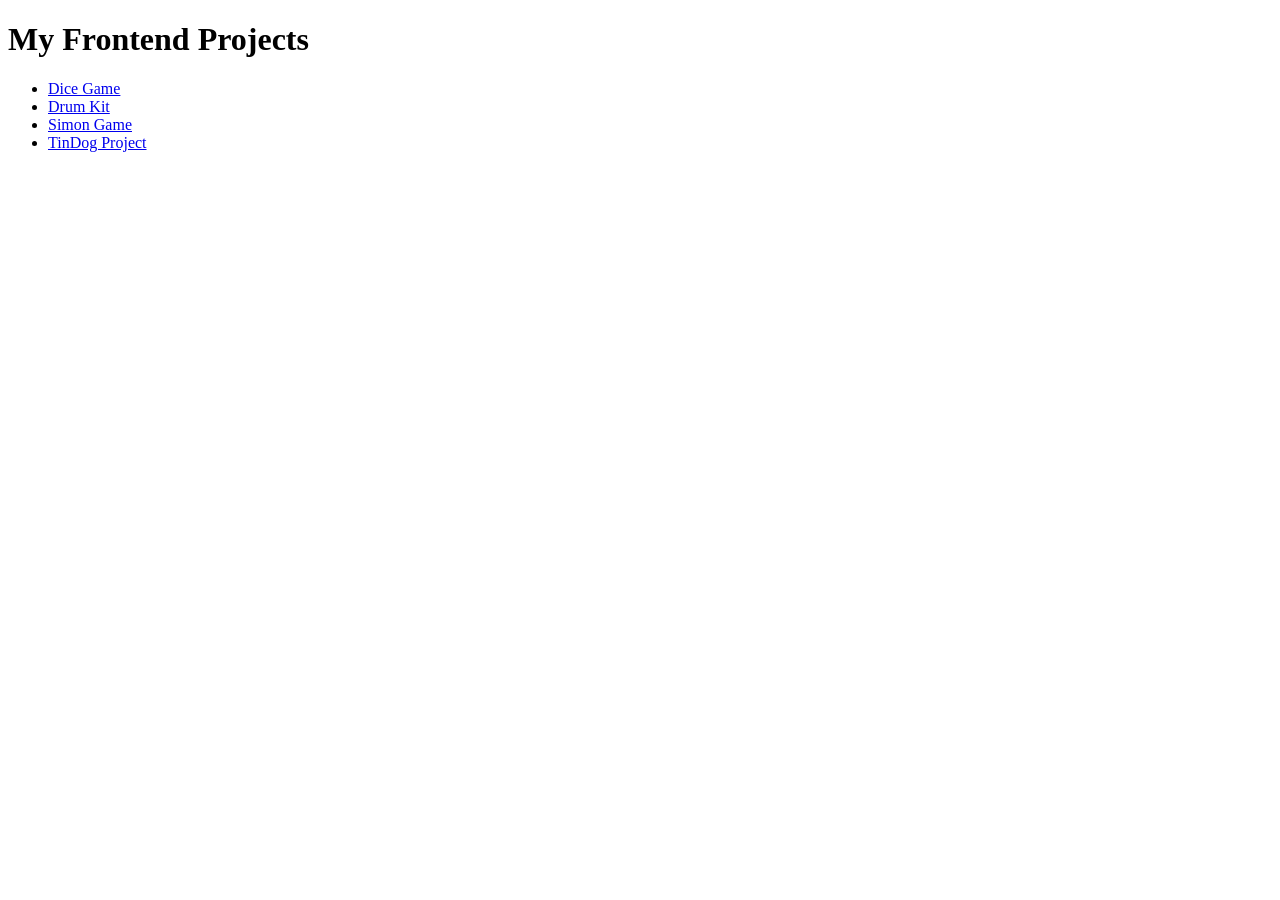
<file: index.html>
<!DOCTYPE html>
<html>
<head>
  <meta charset="UTF-8">
  <title>Frontend Practice Projects</title>
</head>
<body>
  <h1>My Frontend Projects</h1>
  <ul>
    <li><a href="dice-game/index.html">Dice Game</a></li>
    <li><a href="drum-kit/index.html">Drum Kit</a></li>
    <li><a href="simon-game/index.html">Simon Game</a></li>
    <li><a href="tindog-project/index.html">TinDog Project</a></li>
  </ul>
</body>
</html>
</file>
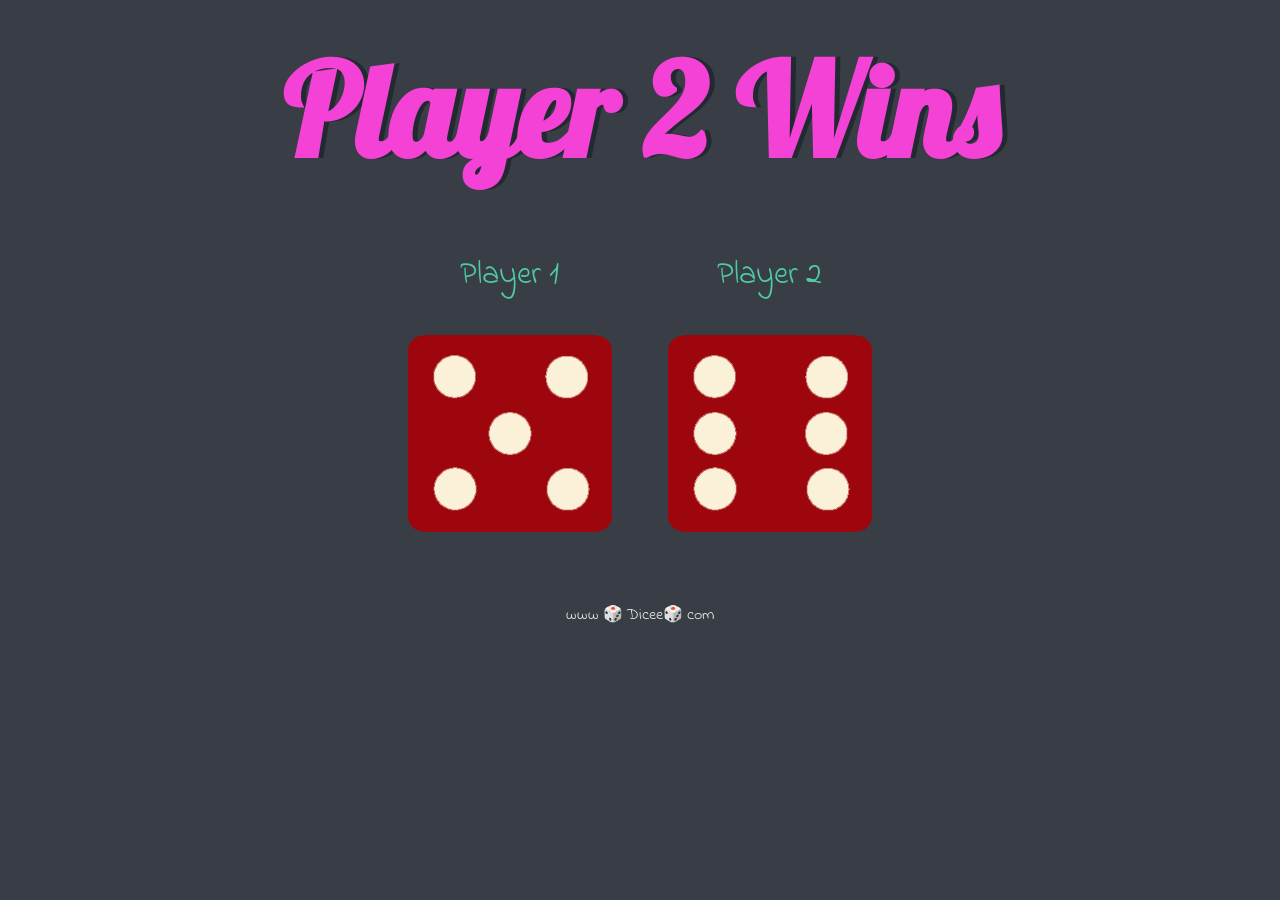
<file: dice-game/index.html>
<!DOCTYPE html>
<html lang="en" dir="ltr">

<head>
  <meta charset="utf-8" />
  <title>Dicee</title>
  <link rel="stylesheet" href="styles.css" />
  <link href="https://fonts.googleapis.com/css?family=Indie+Flower|Lobster" rel="stylesheet" />
</head>

<body>
  <div class="container">
    <h1>Refresh Me</h1>

    <div class="dice">
      <p>Player 1</p>
      <img class="img1" src="./images/dice6.png" />
    </div>

    <div class="dice">
      <p>Player 2</p>
      <img class="img2" src="./images/dice6.png" />
    </div>
  </div>

  <footer>www 🎲 Dicee🎲 com</footer>
  <script src="index.js"></script>
</body>

</html>
</file>
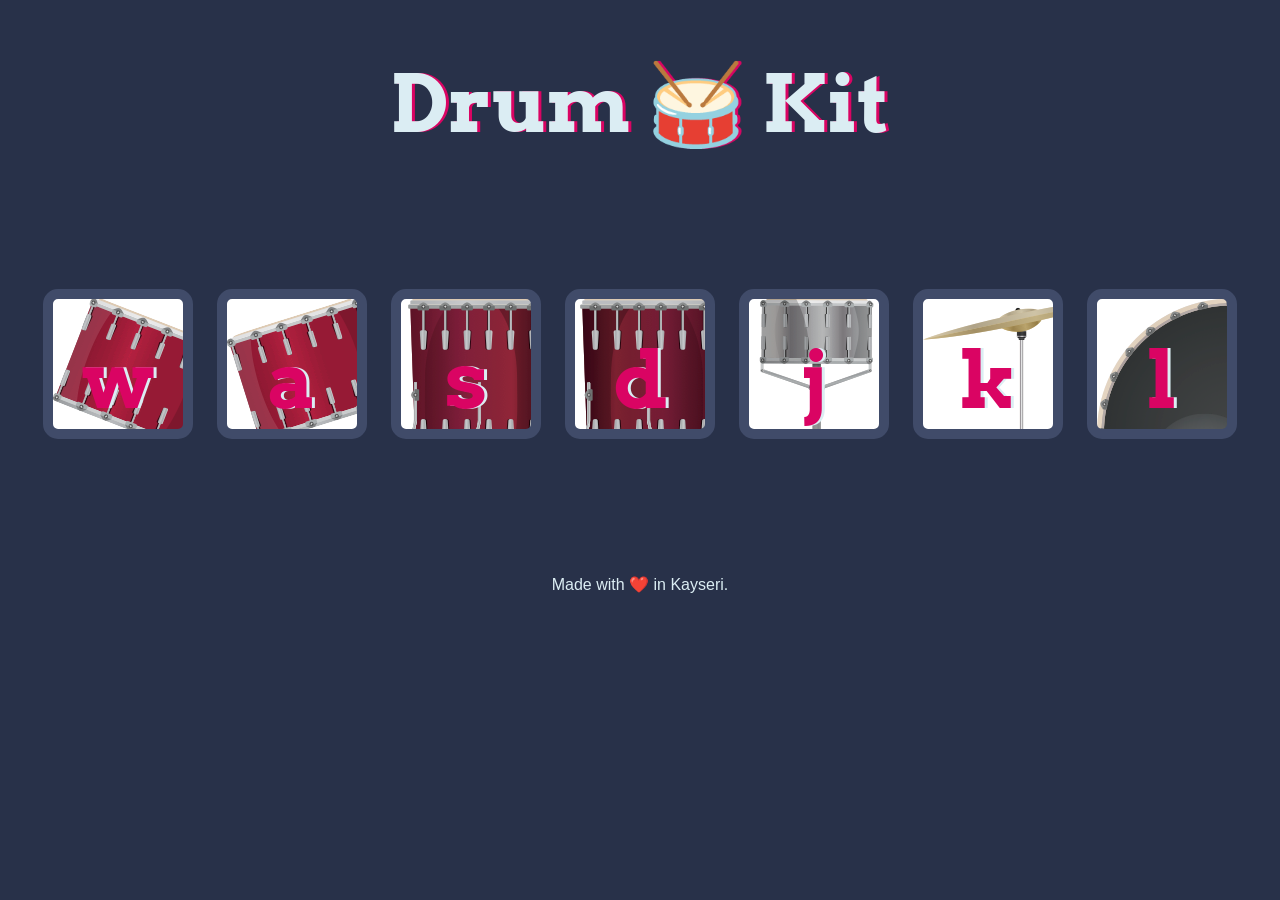
<file: drum-kit/index.html>
<!DOCTYPE html>
<html lang="en" dir="ltr">

<head>
  <meta charset="utf-8">
  <title>Drum Kit</title>
  <link rel="stylesheet" href="styles.css">
  <link href="https://fonts.googleapis.com/css?family=Arvo" rel="stylesheet">
</head>

<body>

  <h1 id="title">Drum 🥁 Kit</h1>
  <div class="set">
    <button class="w drum">w</button>
    <button class="a drum">a</button>
    <button class="s drum">s</button>
    <button class="d drum">d</button>
    <button class="j drum">j</button>
    <button class="k drum">k</button>
    <button class="l drum">l</button>
  </div>


  <footer>
    Made with ❤️ in Kayseri.
  </footer>
  <script src="index.js"></script>
</body>

</html>
</file>
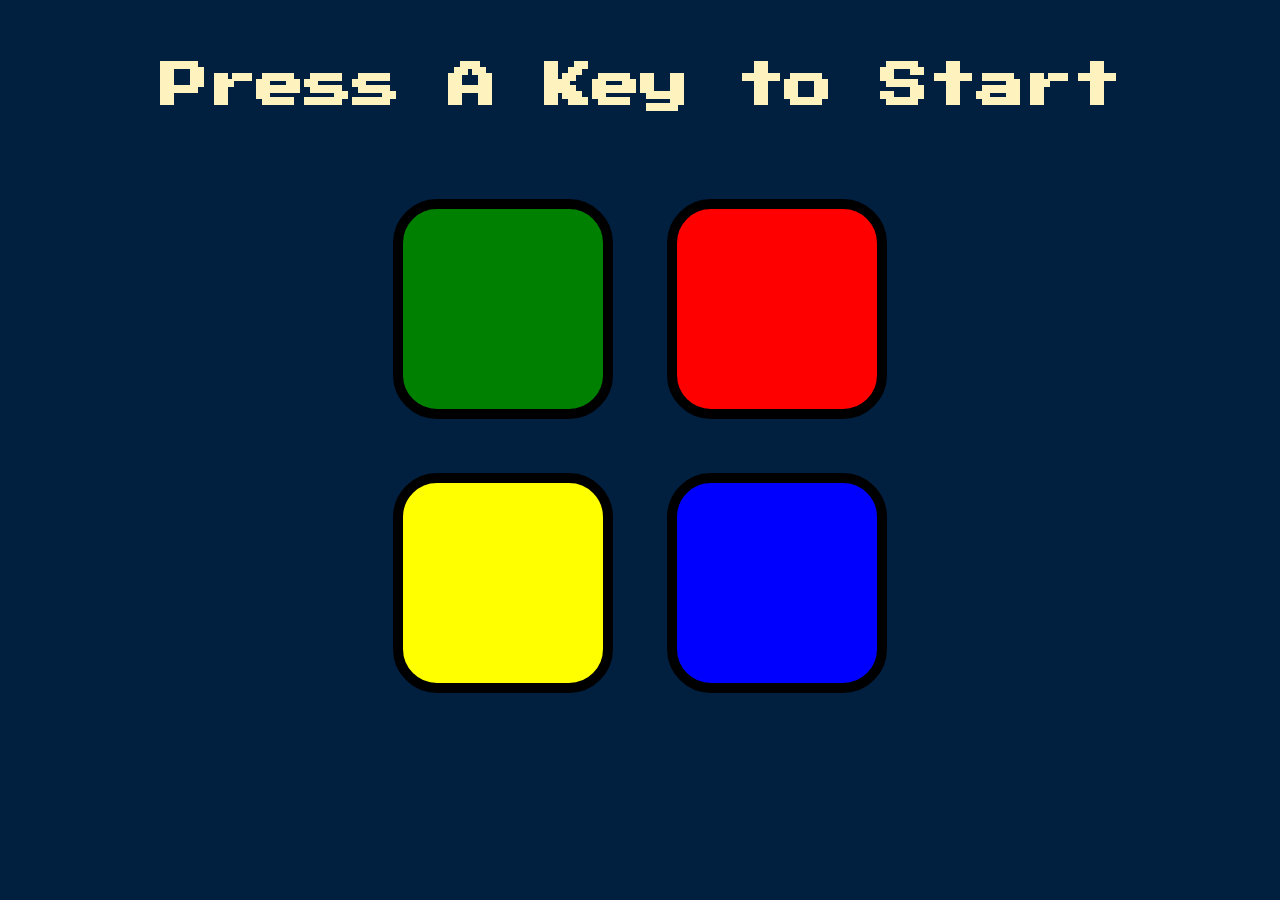
<file: simon-game/index.html>
<!DOCTYPE html>
<html lang="en" dir="ltr">

<head>
  <meta charset="utf-8">
  <title>Simon</title>
  <link rel="stylesheet" href="styles.css">
  <link href="https://fonts.googleapis.com/css?family=Press+Start+2P" rel="stylesheet">
</head>

<body>
  <h1 id="level-title">Press A Key to Start</h1>
  <div class="container">
    <div lass="row">

      <div type="button" id="green" class="btn green">

      </div>

      <div type="button" id="red" class="btn red">

      </div>
    </div>

    <div class="row">

      <div type="button" id="yellow" class="btn yellow">

      </div>
      <div type="button" id="blue" class="btn blue">

      </div>

    </div>

  </div>
  <script src="https://ajax.googleapis.com/ajax/libs/jquery/3.7.1/jquery.min.js"></script>
  <script src="game.js"></script>

</body>

</html>
</file>
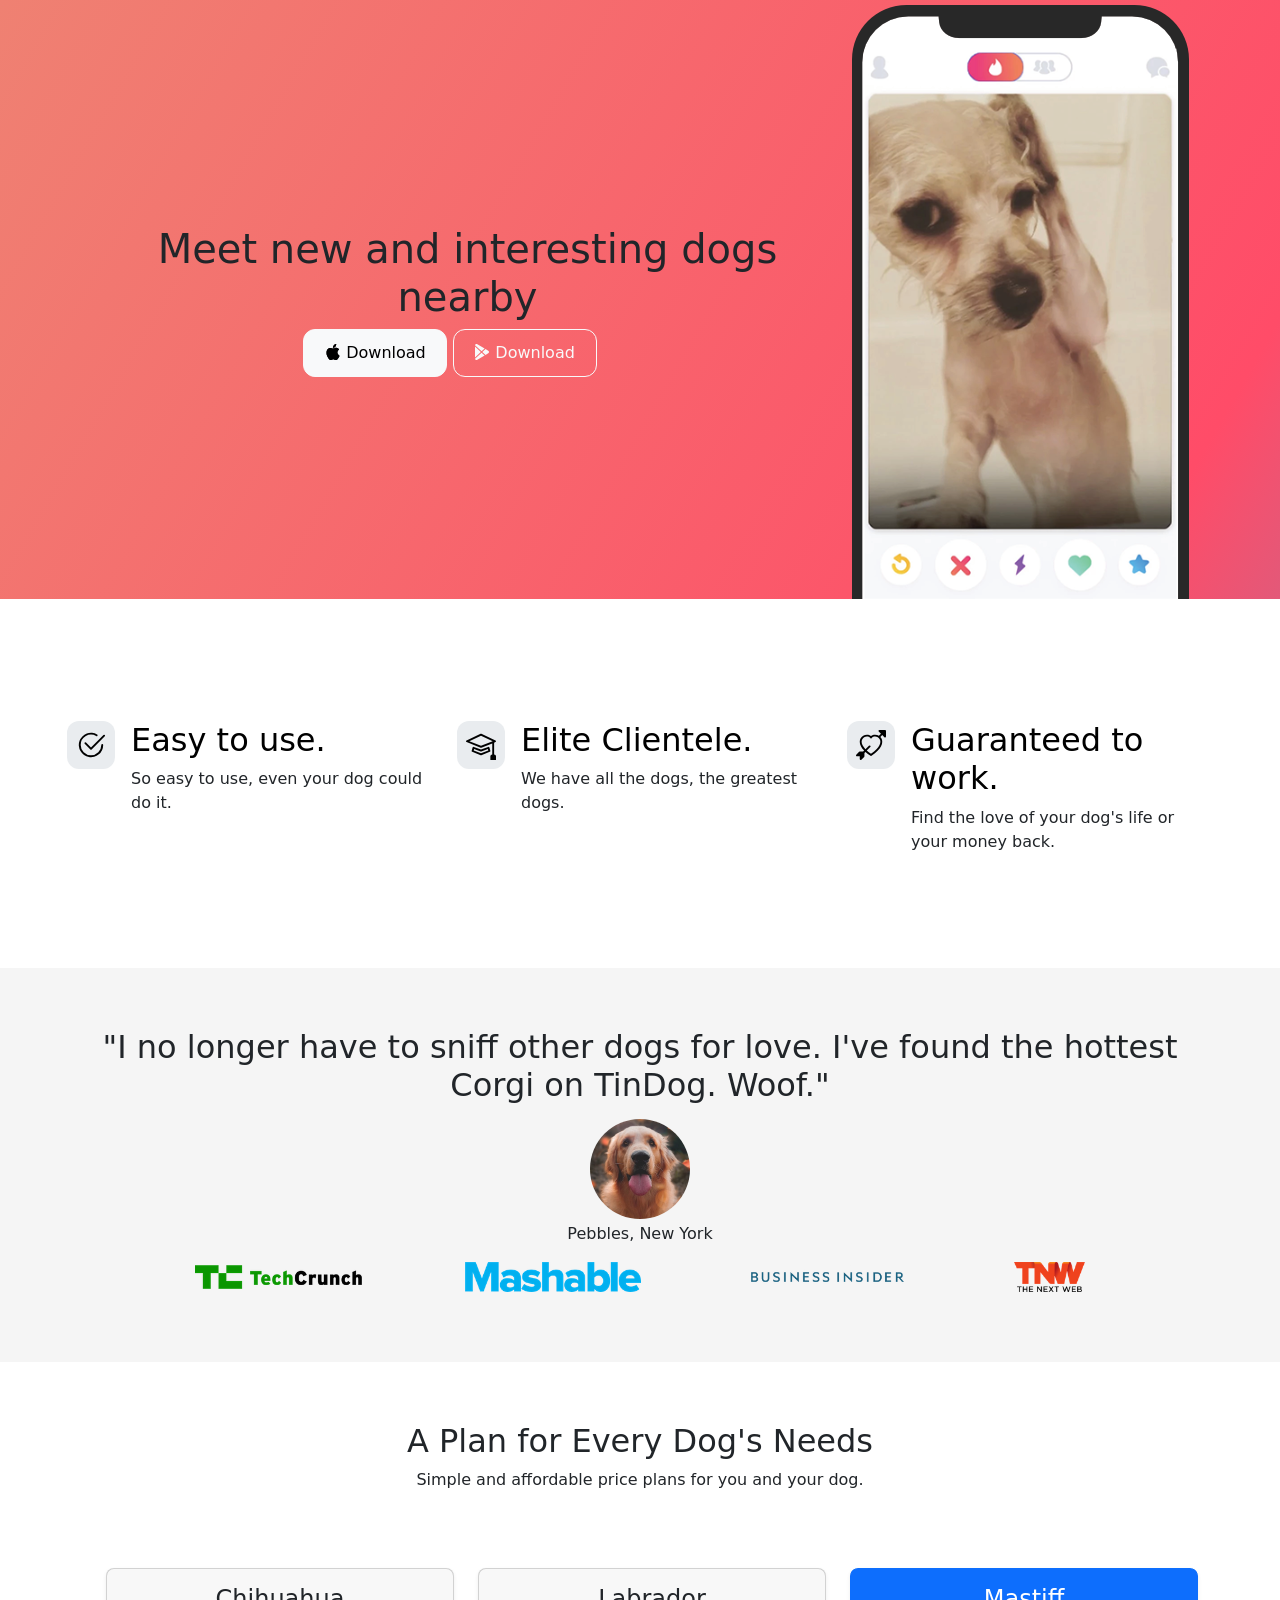
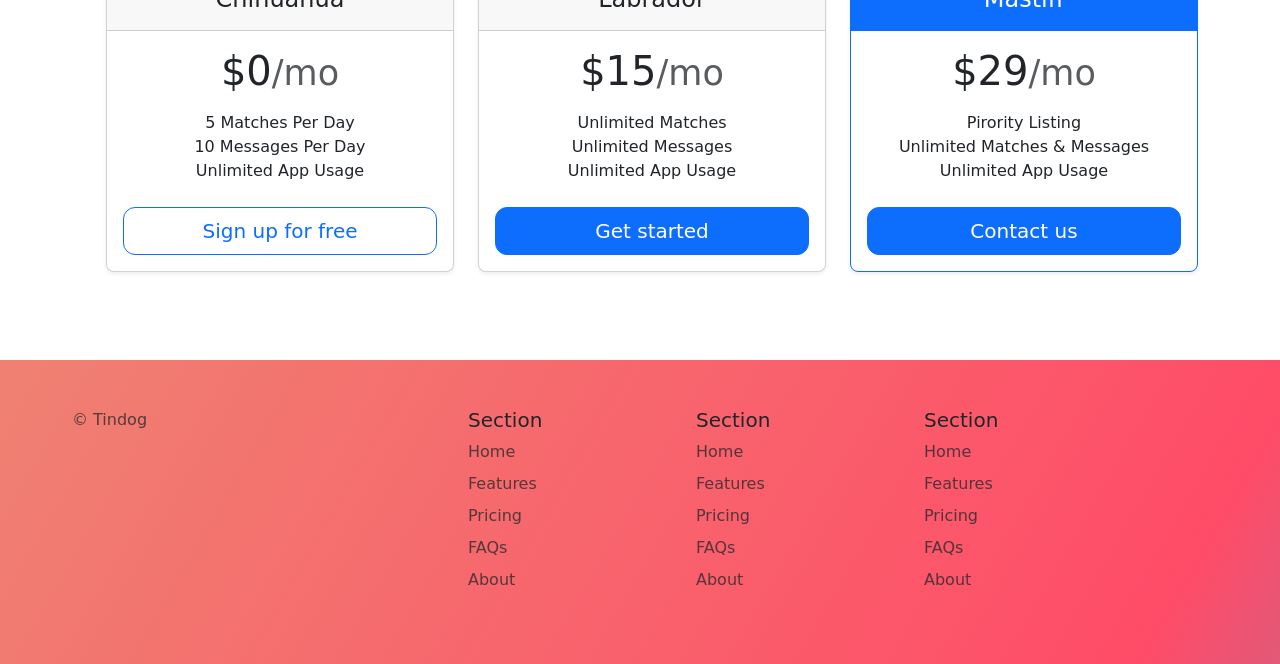
<file: tindog-project/index.html>
<!DOCTYPE html>
<html lang="en">

<head>
  <meta charset="UTF-8">
  <meta name="viewport" content="width=device-width, initial-scale=1.0">
  <title>TinDog</title>
  <link href="https://cdn.jsdelivr.net/npm/bootstrap@5.3.6/dist/css/bootstrap.min.css" rel="stylesheet"
    integrity="sha384-4Q6Gf2aSP4eDXB8Miphtr37CMZZQ5oXLH2yaXMJ2w8e2ZtHTl7GptT4jmndRuHDT" crossorigin="anonymous">
  <style>
    body {
      height: 100vh;
    }

    .btn {
      width: 9rem;
      height: 3rem;
      border-radius: 0.75rem;
    }

    #title {
      background: linear-gradient(300deg, #00bfff, #ff4c68, #ef8172);
      background-size: 180% 180%;
      animation: gradient-animation 18s ease infinite;
    }

    #footer {
      background: linear-gradient(300deg, #00bfff, #ff4c68, #ef8172);
      background-size: 180% 180%;
      animation: gradient-animation 18s ease infinite;
    }

    .img1 {
      padding-top: 5px;
    }

    .img2 {
      height: 100px;
      border-radius: 50%;
    }

    .imgbus {
      height: 30px;
      margin-bottom: 10px;


    }


    .icon-square {
      width: 3rem;
      height: 3rem;
      border-radius: 0.75rem;
    }



    @keyframes gradient-animation {
      0% {
        background-position: 0% 50%;
      }

      50% {
        background-position: 100% 50%;
      }

      100% {
        background-position: 0% 50%;
      }
    }
  </style>

</head>

<body>

  <!-- Title -->
  <section id="title">
    <div class="container text-center">
      <div class="row">
        <div class="col-8">
          <h1 style="padding-top: 25vh; padding-left: 35px;">Meet new and interesting
            dogs nearby</h1>
          <button type="button" class="btn btn-light"><svg xmlns="http://www.w3.org/2000/svg" width="16" height="16"
              fill="currentColor" class="bi bi-apple mb-1" viewBox="0 0 16 16">
              <path
                d="M11.182.008C11.148-.03 9.923.023 8.857 1.18c-1.066 1.156-.902 2.482-.878 2.516.024.034 1.52.087 2.475-1.258.955-1.345.762-2.391.728-2.43Zm3.314 11.733c-.048-.096-2.325-1.234-2.113-3.422.212-2.189 1.675-2.789 1.698-2.854.023-.065-.597-.79-1.254-1.157a3.692 3.692 0 0 0-1.563-.434c-.108-.003-.483-.095-1.254.116-.508.139-1.653.589-1.968.607-.316.018-1.256-.522-2.267-.665-.647-.125-1.333.131-1.824.328-.49.196-1.422.754-2.074 2.237-.652 1.482-.311 3.83-.067 4.56.244.729.625 1.924 1.273 2.796.576.984 1.34 1.667 1.659 1.899.319.232 1.219.386 1.843.067.502-.308 1.408-.485 1.766-.472.357.013 1.061.154 1.782.539.571.197 1.111.115 1.652-.105.541-.221 1.324-1.059 2.238-2.758.347-.79.505-1.217.473-1.282Z" />
              <path
                d="M11.182.008C11.148-.03 9.923.023 8.857 1.18c-1.066 1.156-.902 2.482-.878 2.516.024.034 1.52.087 2.475-1.258.955-1.345.762-2.391.728-2.43Zm3.314 11.733c-.048-.096-2.325-1.234-2.113-3.422.212-2.189 1.675-2.789 1.698-2.854.023-.065-.597-.79-1.254-1.157a3.692 3.692 0 0 0-1.563-.434c-.108-.003-.483-.095-1.254.116-.508.139-1.653.589-1.968.607-.316.018-1.256-.522-2.267-.665-.647-.125-1.333.131-1.824.328-.49.196-1.422.754-2.074 2.237-.652 1.482-.311 3.83-.067 4.56.244.729.625 1.924 1.273 2.796.576.984 1.34 1.667 1.659 1.899.319.232 1.219.386 1.843.067.502-.308 1.408-.485 1.766-.472.357.013 1.061.154 1.782.539.571.197 1.111.115 1.652-.105.541-.221 1.324-1.059 2.238-2.758.347-.79.505-1.217.473-1.282Z" />
            </svg> Download
          </button>

          <button type="button" class="btn btn-outline-light"> <svg xmlns="http://www.w3.org/2000/svg" width="16"
              height="16" fill="currentColor" class="bi bi-google-play mb-1" viewBox="0 0 16 16">
              <path
                d="M14.222 9.374c1.037-.61 1.037-2.137 0-2.748L11.528 5.04 8.32 8l3.207 2.96 2.694-1.586Zm-3.595 2.116L7.583 8.68 1.03 14.73c.201 1.029 1.36 1.61 2.303 1.055l7.294-4.295ZM1 13.396V2.603L6.846 8 1 13.396ZM1.03 1.27l6.553 6.05 3.044-2.81L3.333.215C2.39-.341 1.231.24 1.03 1.27Z" />
            </svg> Download
          </button>
        </div>
        <div class="col-4">
          <img class="img1" src="./images/iphone.png" alt="iphone-image">
        </div>
      </div>
    </div>
  </section>
  <!-- Features -->
  <section id="features" style="margin: 50px;">
    <div class="row g-4 py-5 row-cols-1 row-cols-lg-3" style="margin: 5px;">
      <div class="col d-flex align-items-start">
        <div
          class="icon-square text-body-emphasis bg-body-secondary d-inline-flex align-items-center justify-content-center fs-4 flex-shrink-0 me-3">
          <svg xmlns="http://www.w3.org/2000/svg" height="30" fill="currentColor" class="bi bi-check2-circle"
            viewBox="0 0 16 16">
            <path
              d="M2.5 8a5.5 5.5 0 0 1 8.25-4.764.5.5 0 0 0 .5-.866A6.5 6.5 0 1 0 14.5 8a.5.5 0 0 0-1 0 5.5 5.5 0 1 1-11 0z" />
            <path
              d="M15.354 3.354a.5.5 0 0 0-.708-.708L8 9.293 5.354 6.646a.5.5 0 1 0-.708.708l3 3a.5.5 0 0 0 .708 0l7-7z" />
          </svg>
        </div>
        <div>
          <h3 class="fs-2 text-body-emphasis">Easy to use.</h3>
          <p>So easy to use, even your dog could do it.</p>
        </div>
      </div>
      <div class="col d-flex align-items-start">
        <div
          class="icon-square text-body-emphasis bg-body-secondary d-inline-flex align-items-center justify-content-center fs-4 flex-shrink-0 me-3">
          <svg xmlns="http://www.w3.org/2000/svg" height="30" fill="currentColor" class="bi bi-mortarboard"
            viewBox="0 0 16 16">
            <path
              d="M8.211 2.047a.5.5 0 0 0-.422 0l-7.5 3.5a.5.5 0 0 0 .025.917l7.5 3a.5.5 0 0 0 .372 0L14 7.14V13a1 1 0 0 0-1 1v2h3v-2a1 1 0 0 0-1-1V6.739l.686-.275a.5.5 0 0 0 .025-.917l-7.5-3.5ZM8 8.46 1.758 5.965 8 3.052l6.242 2.913L8 8.46Z" />
            <path
              d="M4.176 9.032a.5.5 0 0 0-.656.327l-.5 1.7a.5.5 0 0 0 .294.605l4.5 1.8a.5.5 0 0 0 .372 0l4.5-1.8a.5.5 0 0 0 .294-.605l-.5-1.7a.5.5 0 0 0-.656-.327L8 10.466 4.176 9.032Zm-.068 1.873.22-.748 3.496 1.311a.5.5 0 0 0 .352 0l3.496-1.311.22.748L8 12.46l-3.892-1.556Z" />
          </svg>
        </div>
        <div>
          <h3 class="fs-2 text-body-emphasis">Elite Clientele.</h3>
          <p>We have all the dogs, the greatest dogs.</p>
        </div>
      </div>
      <div class="col d-flex align-items-start">
        <div
          class="icon-square text-body-emphasis bg-body-secondary d-inline-flex align-items-center justify-content-center fs-4 flex-shrink-0 me-3">
          <svg xmlns="http://www.w3.org/2000/svg" height="30" fill="currentColor" class="bi bi-arrow-through-heart"
            viewBox="0 0 16 16">
            <path fill-rule="evenodd"
              d="M2.854 15.854A.5.5 0 0 1 2 15.5V14H.5a.5.5 0 0 1-.354-.854l1.5-1.5A.5.5 0 0 1 2 11.5h1.793l.53-.53c-.771-.802-1.328-1.58-1.704-2.32-.798-1.575-.775-2.996-.213-4.092C3.426 2.565 6.18 1.809 8 3.233c1.25-.98 2.944-.928 4.212-.152L13.292 2 12.147.854A.5.5 0 0 1 12.5 0h3a.5.5 0 0 1 .5.5v3a.5.5 0 0 1-.854.354L14 2.707l-1.006 1.006c.236.248.44.531.6.845.562 1.096.585 2.517-.213 4.092-.793 1.563-2.395 3.288-5.105 5.08L8 13.912l-.276-.182a21.86 21.86 0 0 1-2.685-2.062l-.539.54V14a.5.5 0 0 1-.146.354l-1.5 1.5Zm2.893-4.894A20.419 20.419 0 0 0 8 12.71c2.456-1.666 3.827-3.207 4.489-4.512.679-1.34.607-2.42.215-3.185-.817-1.595-3.087-2.054-4.346-.761L8 4.62l-.358-.368c-1.259-1.293-3.53-.834-4.346.761-.392.766-.464 1.845.215 3.185.323.636.815 1.33 1.519 2.065l1.866-1.867a.5.5 0 1 1 .708.708L5.747 10.96Z" />
          </svg>
        </div>
        <div>
          <h3 class="fs-2 text-body-emphasis">Guaranteed to work.</h3>
          <p>Find the love of your dog's life or your money back.</p>
        </div>
      </div>
    </div>

  </section>
  <!-- Testimonial -->
  <section id="testimonial" style="background-color: whitesmoke; padding: 60px; ">
    <div class="container text-center">
      <h2>"I no longer have to sniff other dogs for love. I've found the hottest Corgi on TinDog. Woof."</h2>
      <div class="row">
        <div class="col-2">

        </div>
        <div class="col-8">
          <img class="img2" style="margin-top: 5pt; margin-bottom: 2pt ;" src="./images/dog-img.jpg" alt="dog-image">
          <p>Pebbles, New York</p>

        </div>
        <div class="col-2">

        </div>
      </div>
    </div>
    <div style="display: flex; gap: 100px; justify-content: center;">
      <img class="imgbus" src="./images/techcrunch.png" alt="">
      <img class="imgbus" src="./images/mashable.png" alt="">
      <img class="imgbus" src="./images/bizinsider.png" alt="">
      <img class="imgbus" src="./images/tnw.png" alt="">
    </div>



  </section>
  <!-- Pricing -->
  <section id="pricing">

    <div class="container text-center">
      <div class="row">
        <div class="col" style="margin: 60px;">
          <h2>A Plan for Every Dog's Needs</h2>
          <p>Simple and affordable price plans for you and your dog.</p>
        </div>

      </div>
    </div>
    <div class="container text-center">
      <div class="row">
        <div class="col"></div>
        <div class="row row-cols-1 row-cols-md-3 mb-3 text-center">
          <div class="col">
            <div class="card mb-4 rounded-3 shadow-sm">
              <div class="card-header py-3 ">
                <h4 class="my-0 fw-normal">Chihuahua</h4>
              </div>
              <div class="card-body">
                <h1 class="card-title pricing-card-title">$0<small class="text-body-secondary fw-light">/mo</small></h1>
                <ul class="list-unstyled mt-3 mb-4">
                  <li>5 Matches Per Day</li>
                  <li>10 Messages Per Day</li>
                  <li>Unlimited App Usage</li>

                </ul> <button type="button" class="w-100 btn btn-lg btn-outline-primary">Sign up for free</button>
              </div>
            </div>
          </div>
          <div class="col">
            <div class="card mb-4 rounded-3 shadow-sm">
              <div class="card-header py-3">
                <h4 class="my-0 fw-normal">Labrador</h4>
              </div>
              <div class="card-body">
                <h1 class="card-title pricing-card-title">$15<small class="text-body-secondary fw-light">/mo</small>
                </h1>
                <ul class="list-unstyled mt-3 mb-4">
                  <li>Unlimited Matches</li>
                  <li>Unlimited Messages</li>
                  <li>Unlimited App Usage</li>

                </ul> <button type="button" class="w-100 btn btn-lg btn-primary">Get started</button>
              </div>
            </div>
          </div>
          <div class="col">
            <div class="card mb-4 rounded-3 shadow-sm border-primary">
              <div class="card-header py-3 text-bg-primary border-primary">
                <h4 class="my-0 fw-normal">Mastiff</h4>
              </div>
              <div class="card-body">
                <h1 class="card-title pricing-card-title">$29<small class="text-body-secondary fw-light">/mo</small>
                </h1>
                <ul class="list-unstyled mt-3 mb-4">
                  <li>Pirority Listing</li>
                  <li>Unlimited Matches & Messages</li>
                  <li>Unlimited App Usage</li>

                </ul> <button type="button" class="w-100 btn btn-lg btn-primary">Contact us</button>
              </div>
            </div>
          </div>
        </div>
      </div>
  </section>
  <!-- Footer -->
  <section id="footer">
    <div class="container" style="margin: 0px;">
      <footer class="row row-cols-1 row-cols-sm-2 row-cols-md-5 py-5 my-5 ">
        <div class="col mb-3">
          <p class="text-body-secondary" style="padding-left: 60px;"> © Tindog</p>
        </div>
        <div class="col mb-3"></div>
        <div class="col mb-3">
          <h5>Section</h5>
          <ul class="nav flex-column">
            <li class="nav-item mb-2"><a href="#" class="nav-link p-0 text-body-secondary">Home</a></li>
            <li class="nav-item mb-2"><a href="#" class="nav-link p-0 text-body-secondary">Features</a></li>
            <li class="nav-item mb-2"><a href="#" class="nav-link p-0 text-body-secondary">Pricing</a></li>
            <li class="nav-item mb-2"><a href="#" class="nav-link p-0 text-body-secondary">FAQs</a></li>
            <li class="nav-item mb-2"><a href="#" class="nav-link p-0 text-body-secondary">About</a></li>
          </ul>
        </div>
        <div class="col mb-3">
          <h5>Section</h5>
          <ul class="nav flex-column">
            <li class="nav-item mb-2"><a href="#" class="nav-link p-0 text-body-secondary">Home</a></li>
            <li class="nav-item mb-2"><a href="#" class="nav-link p-0 text-body-secondary">Features</a></li>
            <li class="nav-item mb-2"><a href="#" class="nav-link p-0 text-body-secondary">Pricing</a></li>
            <li class="nav-item mb-2"><a href="#" class="nav-link p-0 text-body-secondary">FAQs</a></li>
            <li class="nav-item mb-2"><a href="#" class="nav-link p-0 text-body-secondary">About</a></li>
          </ul>
        </div>
        <div class="col mb-3">
          <h5>Section</h5>
          <ul class="nav flex-column">
            <li class="nav-item mb-2"><a href="#" class="nav-link p-0 text-body-secondary">Home</a></li>
            <li class="nav-item mb-2"><a href="#" class="nav-link p-0 text-body-secondary">Features</a></li>
            <li class="nav-item mb-2"><a href="#" class="nav-link p-0 text-body-secondary">Pricing</a></li>
            <li class="nav-item mb-2"><a href="#" class="nav-link p-0 text-body-secondary">FAQs</a></li>
            <li class="nav-item mb-2"><a href="#" class="nav-link p-0 text-body-secondary">About</a></li>
          </ul>
        </div>
      </footer>
    </div>
  </section>
</body>

</html>
</file>
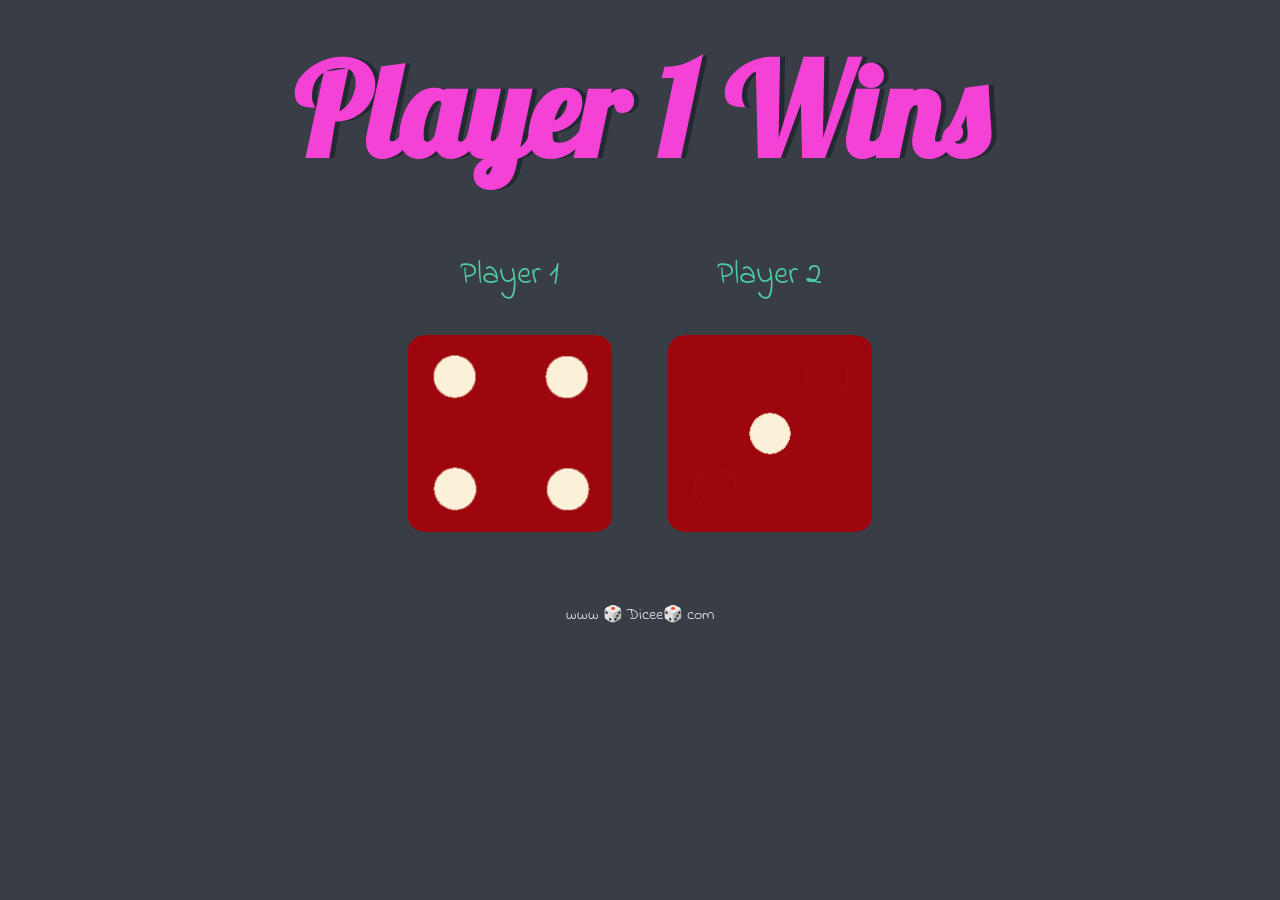
<file: dice-game/dicee.html>
<!DOCTYPE html>
<html lang="en" dir="ltr">

<head>
  <meta charset="utf-8" />
  <title>Dicee</title>
  <link rel="stylesheet" href="styles.css" />
  <link href="https://fonts.googleapis.com/css?family=Indie+Flower|Lobster" rel="stylesheet" />
</head>

<body>
  <div class="container">
    <h1>Refresh Me</h1>

    <div class="dice">
      <p>Player 1</p>
      <img class="img1" src="./images/dice6.png" />
    </div>

    <div class="dice">
      <p>Player 2</p>
      <img class="img2" src="./images/dice6.png" />
    </div>
  </div>

  <footer>www 🎲 Dicee🎲 com</footer>
  <script src="index.js"></script>
</body>

</html>
</file>
<file: dice-game/styles.css>
.container {
  width: 70%;
  margin: auto;
  text-align: center;
}

.dice {
  text-align: center;
  display: inline-block;

}

body {
  background-color: #393E46;
}

h1 {
  margin: 30px;
  font-family: 'Lobster', cursive;
  text-shadow: 5px 0 #232931;
  font-size: 8rem;
  color: rgb(244, 65, 214);
}

p {
  font-size: 2rem;
  color: #4ECCA3;
  font-family: 'Indie Flower', cursive;
}

img {
  width: 80%;
}

footer {
  margin-top: 5%;
  color: #EEEEEE;
  text-align: center;
  font-family: 'Indie Flower', cursive;

}
</file>
<file: drum-kit/styles.css>
body {
  text-align: center;
  background-color: #283149;
}

h1 {
  font-size: 5rem;
  color: #DBEDF3;
  font-family: "Arvo", cursive;
  text-shadow: 3px 0 #DA0463;

}

footer {
  color: #DBEDF3;
  font-family: sans-serif;
}

.w {
background-image: url("images/tom1.png");
}

.a {
background-image: url("images/tom2.png");    
}

.s {
background-image: url("images/tom3.png");
}

.d {
background-image: url("images/tom4.png");
}

.j {
background-image: url("images/snare.png");
}

.k {
background-image: url("images/crash.png");
}

.l {
background-image: url("images/kick.png");
}

.set {
  margin: 10% auto;
}

.game-over {
  background-color: red;
  opacity: 0.8;
}

.pressed {
  box-shadow: 0 3px 4px 0 #DBEDF3;
  opacity: 0.5;
}

.red {
  color: red;
}

.drum {
  outline: none;
  border: 10px solid #404B69;
  font-size: 5rem;
  font-family: 'Arvo', cursive;
  line-height: 2;
  font-weight: 900;
  color: #DA0463;
  text-shadow: 3px 0 #DBEDF3;
  border-radius: 15px;
  display: inline-block;
  width: 150px;
  height: 150px;
  text-align: center;
  margin: 10px;
  background-color: white;
}
</file>
<file: simon-game/styles.css>
body {
  text-align: center;
  background-color: #011F3F;
}

#level-title {
  font-family: 'Press Start 2P', cursive;
  font-size: 3rem;
  margin:  5%;
  color: #FEF2BF;
}

.container {
  display: block;
  width: 50%;
  margin: auto;

}

.btn {
  margin: 25px;
  display: inline-block;
  height: 200px;
  width: 200px;
  border: 10px solid black;
  border-radius: 20%;
}

.game-over {
  background-color: red;
  opacity: 0.8;
}

.red {
  background-color: red;
}

.green {
  background-color: green;
}

.blue {
  background-color: blue;
}

.yellow {
  background-color: yellow;
}

.pressed {
  box-shadow: 0 0 20px white;
  background-color: grey;
}
</file>
